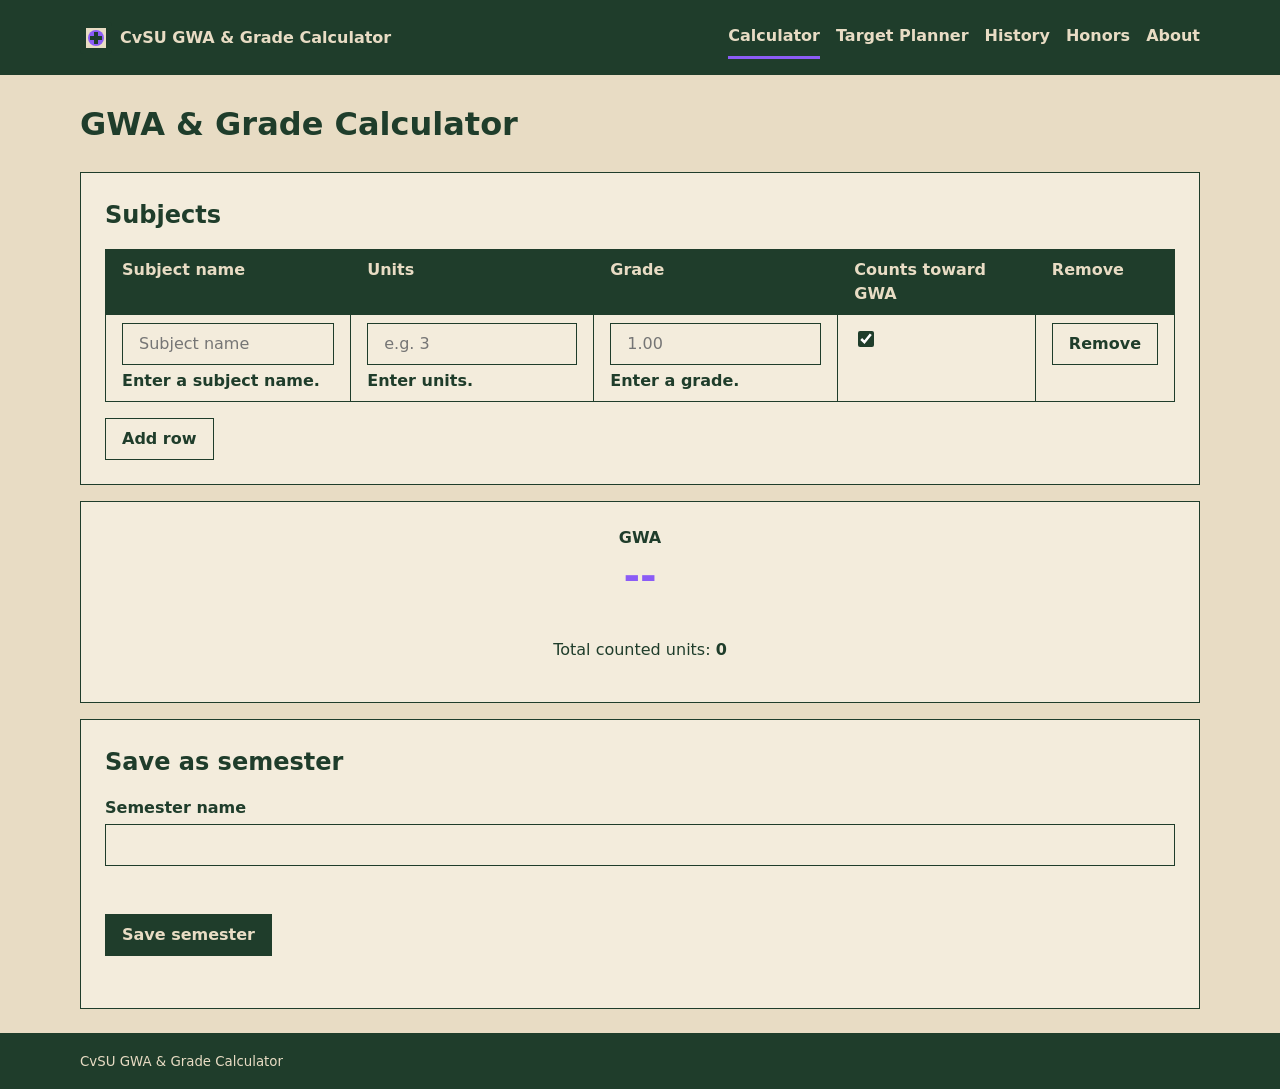
<file: index.html>
<!-- Generated with GitHub Copilot CLI, reviewed by Symon -->
<!doctype html>
<html lang="en">
<head>
  <meta charset="utf-8">
  <meta name="viewport" content="width=device-width, initial-scale=1">
  <title>CvSU GWA &amp; Grade Calculator</title>
  <link rel="stylesheet" href="css/style.css">
</head>
<body>
  <header class="site-header">
    <div class="header-inner">
      <a class="brand" href="index.html" aria-label="CvSU GWA &amp; Grade Calculator home">
        <img class="brand-logo" src="images/logo.svg" alt="CvSU GWA and Grade Calculator flat logo">
        <span class="brand-name">CvSU GWA &amp; Grade Calculator</span>
      </a>

      <nav aria-label="Primary navigation">
        <ul class="site-menu">
          <li><a href="index.html" aria-current="page">Calculator</a></li>
          <li><a href="planner.html">Target Planner</a></li>
          <li><a href="history.html">History</a></li>
          <li><a href="honors.html">Honors</a></li>
          <li><a href="about.html">About</a></li>
        </ul>
      </nav>
    </div>
  </header>

  <main class="site-main">
    <h1>GWA &amp; Grade Calculator</h1>

    <section class="card calculator-card" aria-labelledby="subjects-heading">
      <h2 id="subjects-heading">Subjects</h2>

      <div class="table-wrap">
        <table>
          <thead>
            <tr>
              <th scope="col">Subject name</th>
              <th scope="col">Units</th>
              <th scope="col">Grade</th>
              <th scope="col">Counts toward GWA</th>
              <th scope="col">Remove</th>
            </tr>
          </thead>
          <tbody id="subjects-body"></tbody>
        </table>
      </div>

      <button class="button-secondary" id="add-row" type="button">Add row</button>
    </section>

    <section class="card result-card" aria-label="GWA result">
      <p class="result-label">GWA</p>
      <p class="result-number" id="gwa-result" aria-live="polite">--</p>
      <p>Total counted units: <strong id="counted-units">0</strong></p>
    </section>

    <section class="card" aria-labelledby="save-heading">
      <h2 id="save-heading">Save as semester</h2>
      <form id="save-semester-form" novalidate>
        <div class="form-field">
          <label for="semester-name">Semester name</label>
          <input id="semester-name" name="semesterName" type="text" autocomplete="off">
          <p class="error-text field-error" id="semester-name-error" aria-live="polite"></p>
        </div>
        <button type="submit">Save semester</button>
        <p class="field-error" id="save-status" aria-live="polite"></p>
      </form>
    </section>
  </main>

  <footer class="site-footer">
    <div class="footer-inner">
      <small>CvSU GWA &amp; Grade Calculator</small>
    </div>
  </footer>
  <script src="js/rules.js"></script>
  <script src="js/storage.js"></script>
  <script src="js/calculator.js"></script>
</body>
</html>
</file>
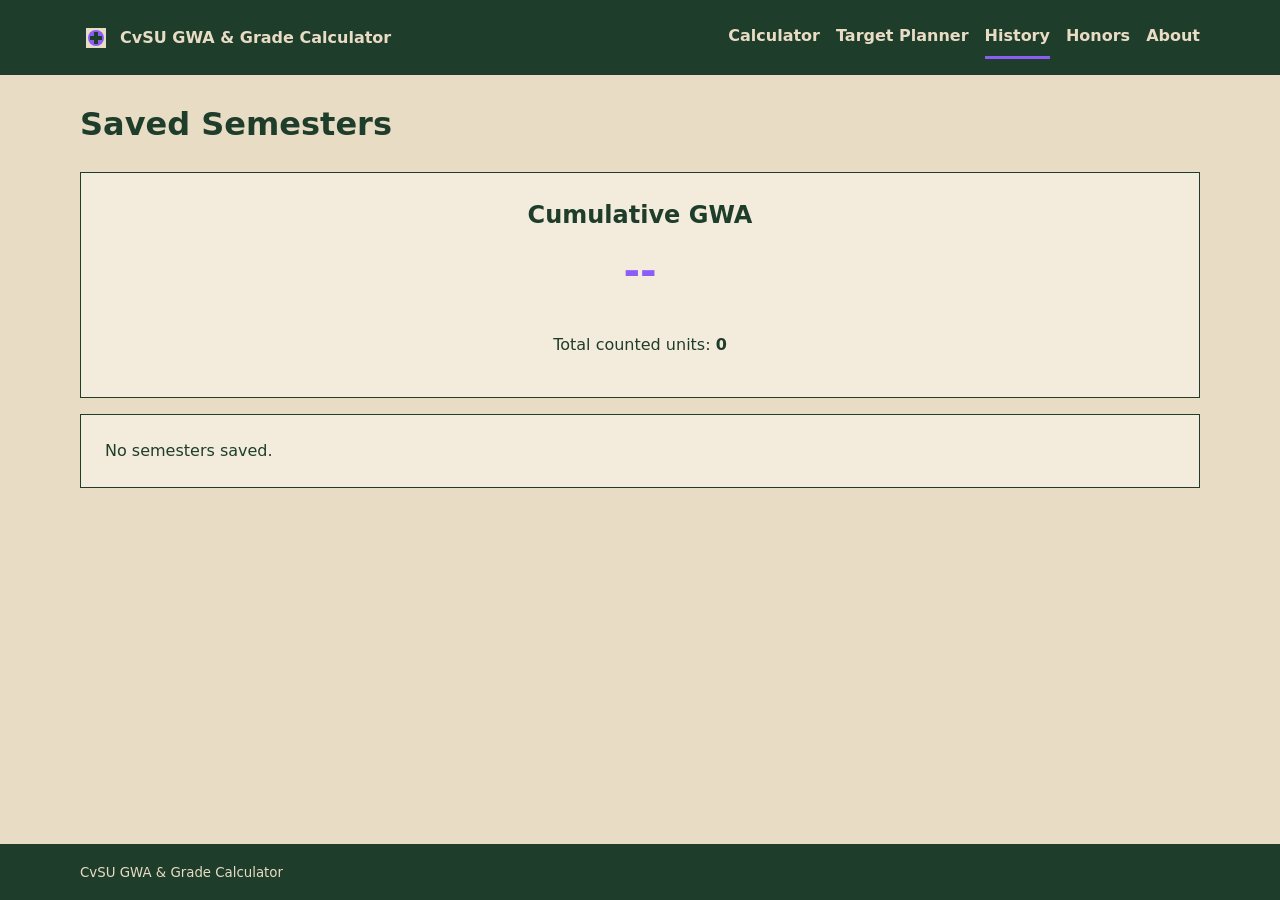
<file: history.html>
<!-- Generated with GitHub Copilot CLI, reviewed by Symon -->
<!doctype html>
<html lang="en">
<head>
  <meta charset="utf-8">
  <meta name="viewport" content="width=device-width, initial-scale=1">
  <title>History | CvSU GWA &amp; Grade Calculator</title>
  <link rel="stylesheet" href="css/style.css">
</head>
<body>
  <header class="site-header">
    <div class="header-inner">
      <a class="brand" href="index.html" aria-label="CvSU GWA &amp; Grade Calculator home">
        <img class="brand-logo" src="images/logo.svg" alt="CvSU GWA and Grade Calculator flat logo">
        <span class="brand-name">CvSU GWA &amp; Grade Calculator</span>
      </a>

      <nav aria-label="Primary navigation">
        <ul class="site-menu">
          <li><a href="index.html">Calculator</a></li>
          <li><a href="planner.html">Target Planner</a></li>
          <li><a href="history.html" aria-current="page">History</a></li>
          <li><a href="honors.html">Honors</a></li>
          <li><a href="about.html">About</a></li>
        </ul>
      </nav>
    </div>
  </header>

  <main class="site-main">
    <h1>Saved Semesters</h1>

    <section class="card result-card" aria-labelledby="cumulative-heading">
      <h2 id="cumulative-heading">Cumulative GWA</h2>
      <p class="result-number" id="cumulative-gwa" aria-live="polite">--</p>
      <p>Total counted units: <strong id="cumulative-units">0</strong></p>
    </section>

    <p id="history-empty" class="card">No semesters saved.</p>

    <section id="history-table-section" class="card" aria-labelledby="history-table-heading" hidden>
      <h2 id="history-table-heading">Semester history</h2>
      <div class="table-wrap">
        <table>
          <thead>
            <tr>
              <th scope="col">Name</th>
              <th scope="col">Counted units</th>
              <th scope="col">GWA</th>
              <th scope="col">Subjects</th>
              <th scope="col">Action</th>
            </tr>
          </thead>
          <tbody id="history-body"></tbody>
        </table>
      </div>
    </section>
  </main>

  <footer class="site-footer">
    <div class="footer-inner">
      <small>CvSU GWA &amp; Grade Calculator</small>
    </div>
  </footer>

  <script src="js/rules.js"></script>
  <script src="js/storage.js"></script>
  <script src="js/history.js"></script>
</body>
</html>
</file>
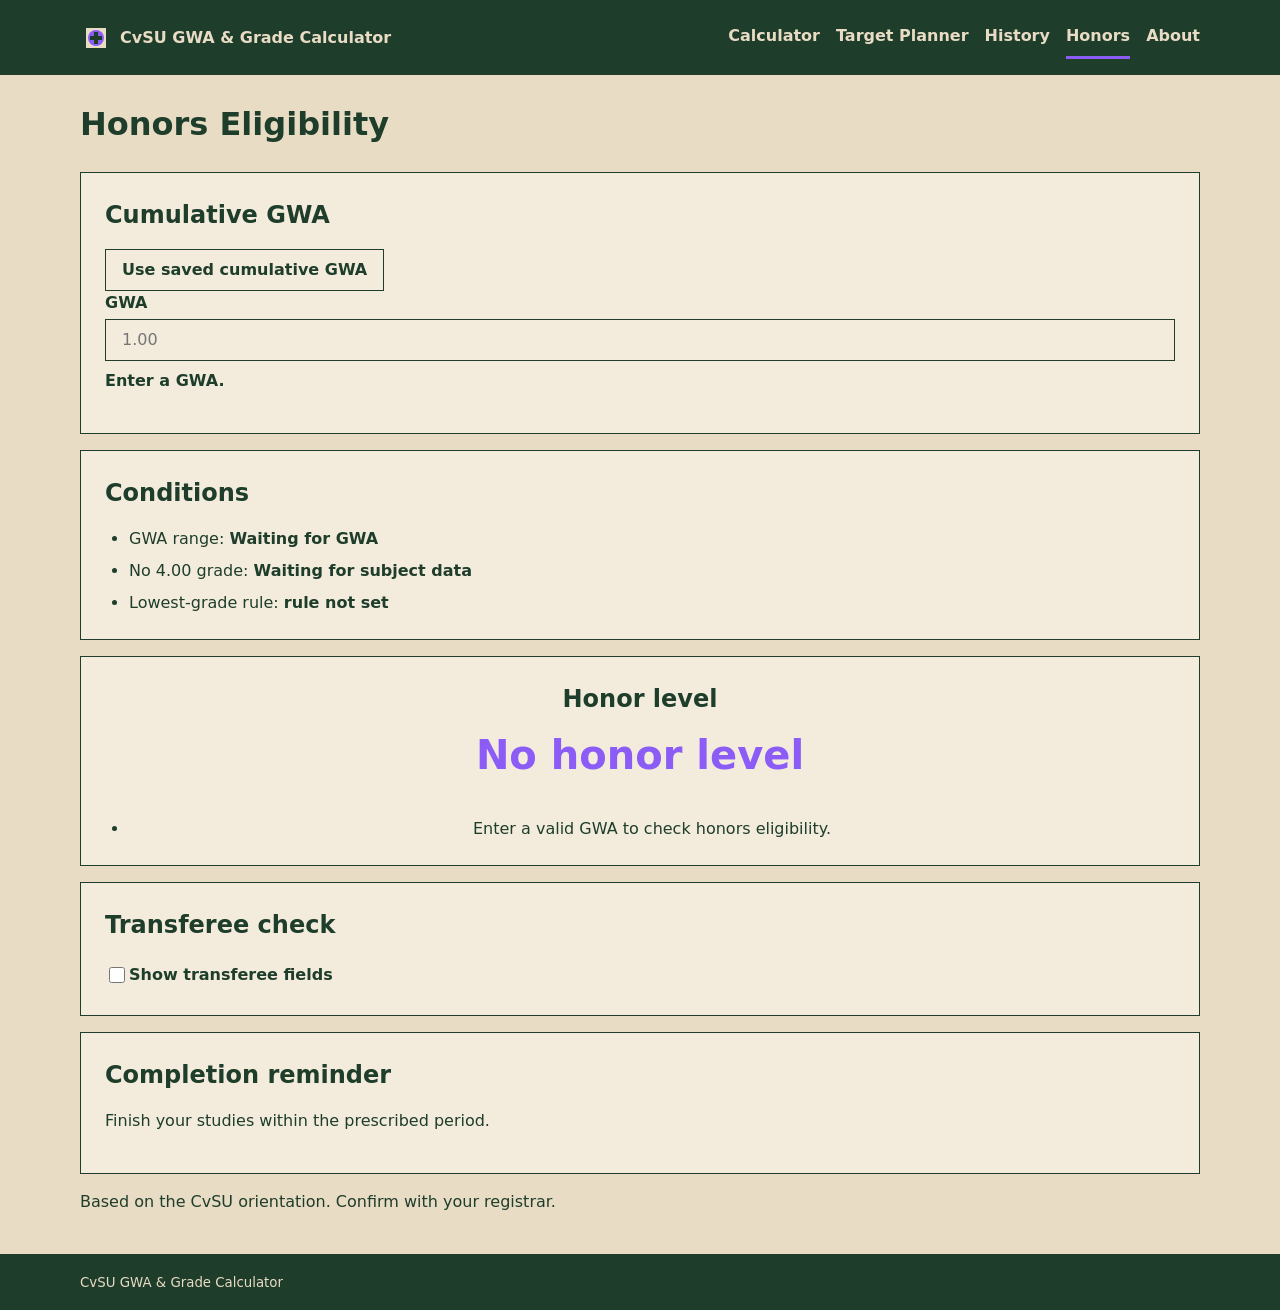
<file: honors.html>
<!-- Generated with GitHub Copilot CLI, reviewed by Symon -->
<!doctype html>
<html lang="en">
<head>
  <meta charset="utf-8">
  <meta name="viewport" content="width=device-width, initial-scale=1">
  <title>Honors | CvSU GWA &amp; Grade Calculator</title>
  <link rel="stylesheet" href="css/style.css">
</head>
<body>
  <header class="site-header">
    <div class="header-inner">
      <a class="brand" href="index.html" aria-label="CvSU GWA &amp; Grade Calculator home">
        <img class="brand-logo" src="images/logo.svg" alt="CvSU GWA and Grade Calculator flat logo">
        <span class="brand-name">CvSU GWA &amp; Grade Calculator</span>
      </a>

      <nav aria-label="Primary navigation">
        <ul class="site-menu">
          <li><a href="index.html">Calculator</a></li>
          <li><a href="planner.html">Target Planner</a></li>
          <li><a href="history.html">History</a></li>
          <li><a href="honors.html" aria-current="page">Honors</a></li>
          <li><a href="about.html">About</a></li>
        </ul>
      </nav>
    </div>
  </header>

  <main class="site-main">
    <h1>Honors Eligibility</h1>

    <section class="card" aria-labelledby="gwa-heading">
      <h2 id="gwa-heading">Cumulative GWA</h2>
      <button class="button-secondary" id="use-saved-gwa" type="button">Use saved cumulative GWA</button>

      <div class="form-field">
        <label for="manual-gwa">GWA</label>
        <input id="manual-gwa" name="manualGwa" type="text" inputmode="decimal" placeholder="1.00">
        <p class="field-error" id="manual-gwa-error" aria-live="polite"></p>
      </div>
    </section>

    <section class="card" aria-labelledby="conditions-heading">
      <h2 id="conditions-heading">Conditions</h2>
      <ul class="condition-list">
        <li id="gwa-condition">GWA range: <strong>Waiting for GWA</strong></li>
        <li id="conditional-condition">No 4.00 grade: <strong>Waiting for subject data</strong></li>
        <li id="lowest-rule-condition">Lowest-grade rule: <strong>rule not set</strong></li>
      </ul>
    </section>

    <section class="card result-card" aria-labelledby="honor-result-heading">
      <h2 id="honor-result-heading">Honor level</h2>
      <p class="result-number" id="honor-level">No honor level</p>
      <ul id="honor-reasons" class="reason-list"></ul>
    </section>

    <section class="card" aria-labelledby="transferee-toggle-heading">
      <h2 id="transferee-toggle-heading">Transferee check</h2>
      <label class="checkbox-label" for="show-transferee">
        <input id="show-transferee" type="checkbox">
        <span>Show transferee fields</span>
      </label>

      <div id="transferee-section" class="is-hidden" hidden>
        <div class="form-field">
          <label for="cvsu-units">Units completed at CvSU</label>
          <input id="cvsu-units" type="text" inputmode="decimal" placeholder="0">
          <p class="field-error" id="cvsu-units-error" aria-live="polite"></p>
        </div>

        <div class="form-field">
          <label for="total-units">Total units completed</label>
          <input id="total-units" type="text" inputmode="decimal" placeholder="0">
          <p class="field-error" id="total-units-error" aria-live="polite"></p>
        </div>

        <div class="form-field">
          <label for="previous-lowest-grade">Lowest grade from previous school</label>
          <input id="previous-lowest-grade" type="text" inputmode="decimal" placeholder="2.00">
          <p class="field-error" id="previous-lowest-grade-error" aria-live="polite"></p>
        </div>

        <ul class="condition-list">
          <li id="units-percent-condition">75% of units at CvSU: <strong>Waiting</strong></li>
          <li id="previous-grade-condition">Previous-school lowest grade: <strong>Waiting</strong></li>
          <li id="transferee-ineligible-condition">2.75 or worse is ineligible: <strong>Waiting</strong></li>
        </ul>
      </div>
    </section>

    <section class="card">
      <h2>Completion reminder</h2>
      <p>Finish your studies within the prescribed period.</p>
    </section>

    <p class="source-note">Based on the CvSU orientation. Confirm with your registrar.</p>
  </main>

  <footer class="site-footer">
    <div class="footer-inner">
      <small>CvSU GWA &amp; Grade Calculator</small>
    </div>
  </footer>

  <script src="js/rules.js"></script>
  <script src="js/storage.js"></script>
  <script src="js/honors.js"></script>
</body>
</html>
</file>
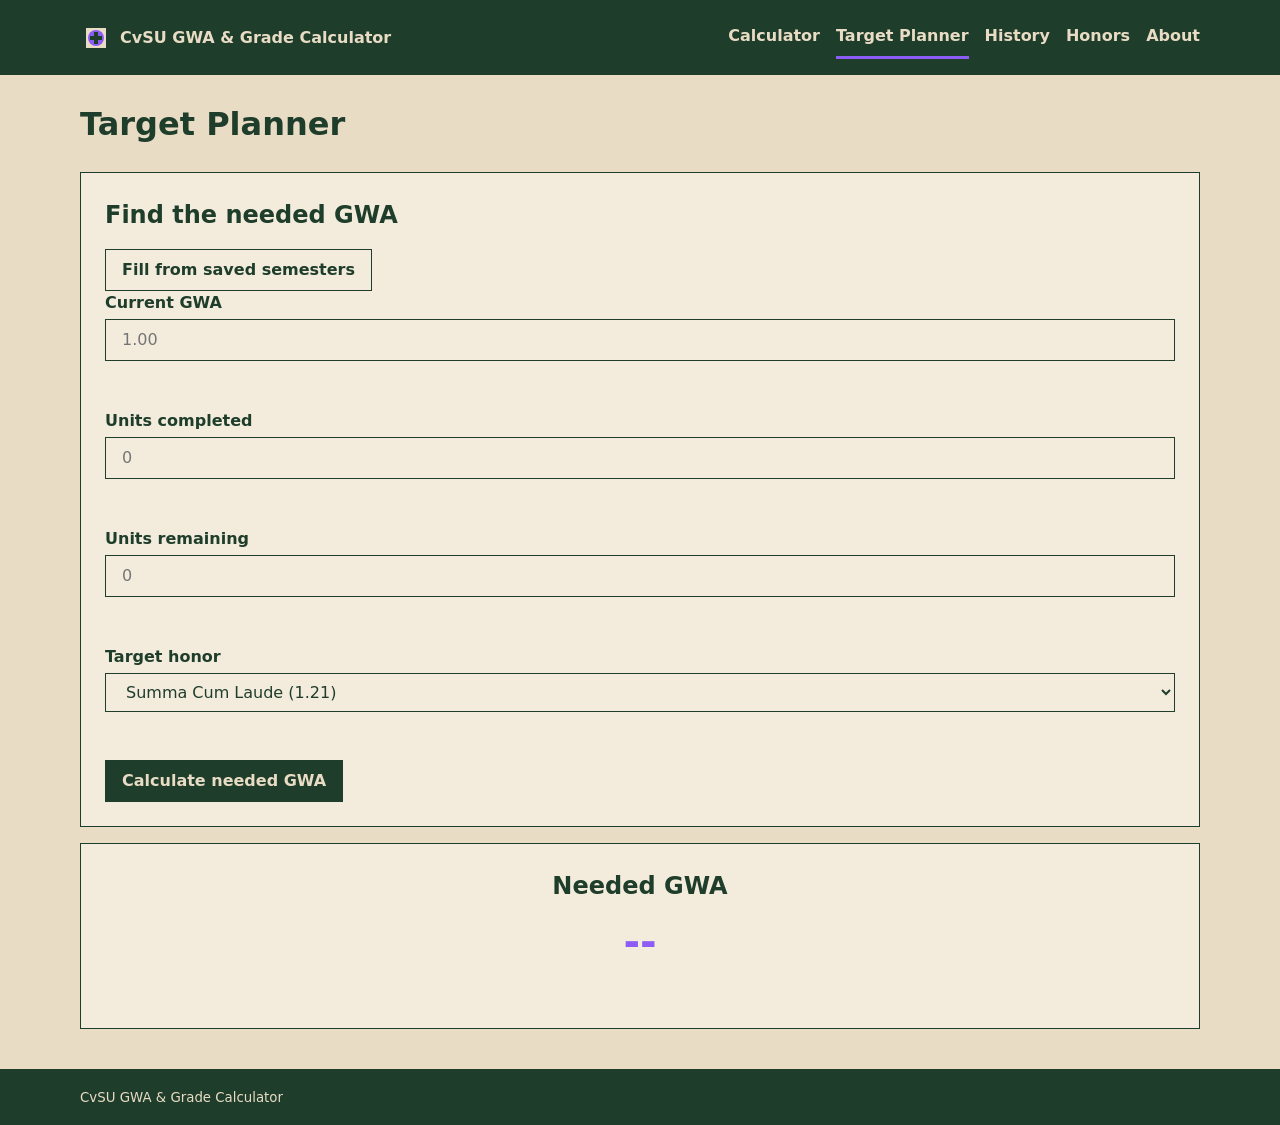
<file: planner.html>
<!-- Generated with GitHub Copilot CLI, reviewed by Symon -->
<!doctype html>
<html lang="en">
<head>
  <meta charset="utf-8">
  <meta name="viewport" content="width=device-width, initial-scale=1">
  <title>Target Planner | CvSU GWA &amp; Grade Calculator</title>
  <link rel="stylesheet" href="css/style.css">
</head>
<body>
  <header class="site-header">
    <div class="header-inner">
      <a class="brand" href="index.html" aria-label="CvSU GWA &amp; Grade Calculator home">
        <img class="brand-logo" src="images/logo.svg" alt="CvSU GWA and Grade Calculator flat logo">
        <span class="brand-name">CvSU GWA &amp; Grade Calculator</span>
      </a>

      <nav aria-label="Primary navigation">
        <ul class="site-menu">
          <li><a href="index.html">Calculator</a></li>
          <li><a href="planner.html" aria-current="page">Target Planner</a></li>
          <li><a href="history.html">History</a></li>
          <li><a href="honors.html">Honors</a></li>
          <li><a href="about.html">About</a></li>
        </ul>
      </nav>
    </div>
  </header>

  <main class="site-main">
    <h1>Target Planner</h1>

    <section class="card" aria-labelledby="planner-heading">
      <h2 id="planner-heading">Find the needed GWA</h2>

      <button class="button-secondary" id="fill-saved" type="button">
        Fill from saved semesters
      </button>

      <form id="planner-form" novalidate>
        <div class="form-field">
          <label for="current-gwa">Current GWA</label>
          <input id="current-gwa" name="currentGwa" type="text" inputmode="decimal" placeholder="1.00">
          <p class="field-error" id="current-gwa-error" aria-live="polite"></p>
        </div>

        <div class="form-field">
          <label for="units-completed">Units completed</label>
          <input id="units-completed" name="unitsCompleted" type="text" inputmode="decimal" placeholder="0">
          <p class="field-error" id="units-completed-error" aria-live="polite"></p>
        </div>

        <div class="form-field">
          <label for="units-remaining">Units remaining</label>
          <input id="units-remaining" name="unitsRemaining" type="text" inputmode="decimal" placeholder="0">
          <p class="field-error" id="units-remaining-error" aria-live="polite"></p>
        </div>

        <div class="form-field">
          <label for="target-honor">Target honor</label>
          <select id="target-honor" name="targetHonor"></select>
          <p class="field-error" id="target-honor-error" aria-live="polite"></p>
        </div>

        <button type="submit">Calculate needed GWA</button>
      </form>
    </section>

    <section class="card result-card" aria-labelledby="planner-result-heading">
      <h2 id="planner-result-heading">Needed GWA</h2>
      <p class="result-number" id="needed-result" aria-live="polite">--</p>
      <p id="needed-message" aria-live="polite"></p>
    </section>
  </main>

  <footer class="site-footer">
    <div class="footer-inner">
      <small>CvSU GWA &amp; Grade Calculator</small>
    </div>
  </footer>

  <script src="js/rules.js"></script>
  <script src="js/storage.js"></script>
  <script src="js/planner.js"></script>
</body>
</html>
</file>
<file: css/style.css>
/* Generated with GitHub Copilot CLI, reviewed by Symon */

:root {
  --green: #1F3D2B;
  --sand: #E8DCC4;
  --purple: #8B5CF6;
  --surface: #F3ECDC;
  --space-1: 4px;
  --space-2: 8px;
  --space-3: 16px;
  --space-4: 24px;
  --space-5: 32px;
  --space-6: 48px;
  --font-system: system-ui, -apple-system, BlinkMacSystemFont, "Segoe UI", sans-serif;
}

* {
  box-sizing: border-box;
}

html {
  min-width: 360px;
}

body {
  min-height: 100vh;
  margin: 0;
  display: flex;
  flex-direction: column;
  background: var(--sand);
  color: var(--green);
  font-family: var(--font-system);
  line-height: 1.5;
}

a {
  color: inherit;
}

a:focus-visible,
button:focus-visible,
input:focus-visible,
select:focus-visible,
textarea:focus-visible {
  outline: 3px solid var(--purple);
  outline-offset: 2px;
}

.site-header {
  background: var(--green);
  color: var(--sand);
  border-bottom: 1px solid var(--sand);
}

.header-inner {
  width: min(100% - var(--space-4), 1120px);
  margin: 0 auto;
  display: flex;
  flex-direction: column;
  gap: var(--space-2);
  padding: var(--space-3) 0;
}

.brand {
  display: flex;
  align-items: center;
  gap: var(--space-2);
  color: var(--sand);
  text-decoration: none;
  font-weight: 700;
}

.brand-logo {
  width: var(--space-5);
  height: var(--space-5);
  display: block;
}

.brand-name {
  font-size: 1rem;
}

.site-menu {
  display: flex;
  flex-wrap: wrap;
  gap: var(--space-1) var(--space-3);
  margin: 0;
  padding: 0;
  list-style: none;
}

.site-menu a {
  display: block;
  padding: var(--space-2) 0;
  color: var(--sand);
  text-decoration: none;
  border-bottom: 3px solid transparent;
  font-weight: 600;
}

.site-menu a[aria-current="page"] {
  border-bottom-color: var(--purple);
  color: var(--sand);
}

.site-main {
  flex: 1;
  width: min(100% - var(--space-4), 1120px);
  margin: 0 auto;
  padding: var(--space-4) 0;
}

.site-footer {
  background: var(--green);
  color: var(--sand);
  padding: var(--space-3) 0;
}

.footer-inner {
  width: min(100% - var(--space-4), 1120px);
  margin: 0 auto;
}

.card {
  background: var(--surface);
  border: 1px solid var(--green);
  border-radius: 0;
  padding: var(--space-4);
}

.card + .card {
  margin-top: var(--space-3);
}

.result-number {
  color: var(--purple);
  font-size: 2.5rem;
  font-weight: 800;
  line-height: 1.1;
}

.form-field {
  display: grid;
  gap: var(--space-1);
  margin-bottom: var(--space-3);
}

label,
legend {
  font-weight: 700;
}

input,
select,
textarea {
  width: 100%;
  min-height: var(--space-5);
  border: 1px solid var(--green);
  border-radius: 0;
  background: var(--surface);
  color: var(--green);
  padding: var(--space-2) var(--space-3);
  font: inherit;
}

textarea {
  min-height: var(--space-6);
  resize: vertical;
}

fieldset {
  border: 1px solid var(--green);
  padding: var(--space-3);
  margin: 0 0 var(--space-3);
}

.button,
button,
input[type="button"],
input[type="submit"],
input[type="reset"] {
  min-height: var(--space-5);
  border: 1px solid var(--green);
  border-radius: 0;
  background: var(--green);
  color: var(--sand);
  padding: var(--space-2) var(--space-3);
  font: inherit;
  font-weight: 700;
  cursor: pointer;
  text-decoration: none;
}

.button-secondary {
  background: var(--surface);
  color: var(--green);
}

.error-text {
  color: var(--green);
  font-weight: 800;
}

.table-wrap {
  width: 100%;
  overflow-x: auto;
}

table {
  width: 100%;
  border-collapse: collapse;
  background: var(--surface);
}

th,
td {
  border: 1px solid var(--green);
  padding: var(--space-2) var(--space-3);
  text-align: left;
  vertical-align: top;
}

th {
  background: var(--green);
  color: var(--sand);
}

h1,
h2,
p {
  margin-top: 0;
}

h1 {
  margin-bottom: var(--space-4);
}

h2 {
  margin-bottom: var(--space-3);
}

.calculator-card,
.result-card {
  margin-bottom: var(--space-3);
}

.table-wrap {
  margin-bottom: var(--space-3);
}

table {
  min-width: 620px;
}

input[type="checkbox"] {
  width: var(--space-4);
  min-height: var(--space-3);
  margin: 0;
  padding: 0;
  accent-color: var(--green);
}

.field-error {
  min-height: 1.5em;
  margin: var(--space-1) 0 0;
  color: var(--green);
  font-weight: 700;
}

.subject-field-error {
  max-width: 220px;
}

.checkbox-label {
  display: inline-flex;
  align-items: center;
  justify-content: flex-start;
  min-height: var(--space-5);
}

.result-card {
  text-align: center;
}

.result-label {
  margin-bottom: var(--space-1);
  font-weight: 700;
}

.remove-row {
  width: 100%;
  white-space: nowrap;
}

[hidden],
.is-hidden {
  display: none;
}

.condition-list,
.reason-list {
  margin: 0;
  padding-left: var(--space-4);
}

.condition-list li + li,
.reason-list li + li {
  margin-top: var(--space-2);
}

.source-note {
  margin-top: var(--space-3);
}

.delete-confirmation {
  display: grid;
  gap: var(--space-2);
  margin-top: var(--space-2);
}

.delete-confirmation[hidden] {
  display: none;
}

details {
  max-width: 260px;
}

summary {
  cursor: pointer;
  font-weight: 700;
}

@media (min-width: 720px) {
  .header-inner {
    flex-direction: row;
    align-items: center;
    justify-content: space-between;
  }

  .site-menu {
    flex-wrap: nowrap;
  }
}
</file>
